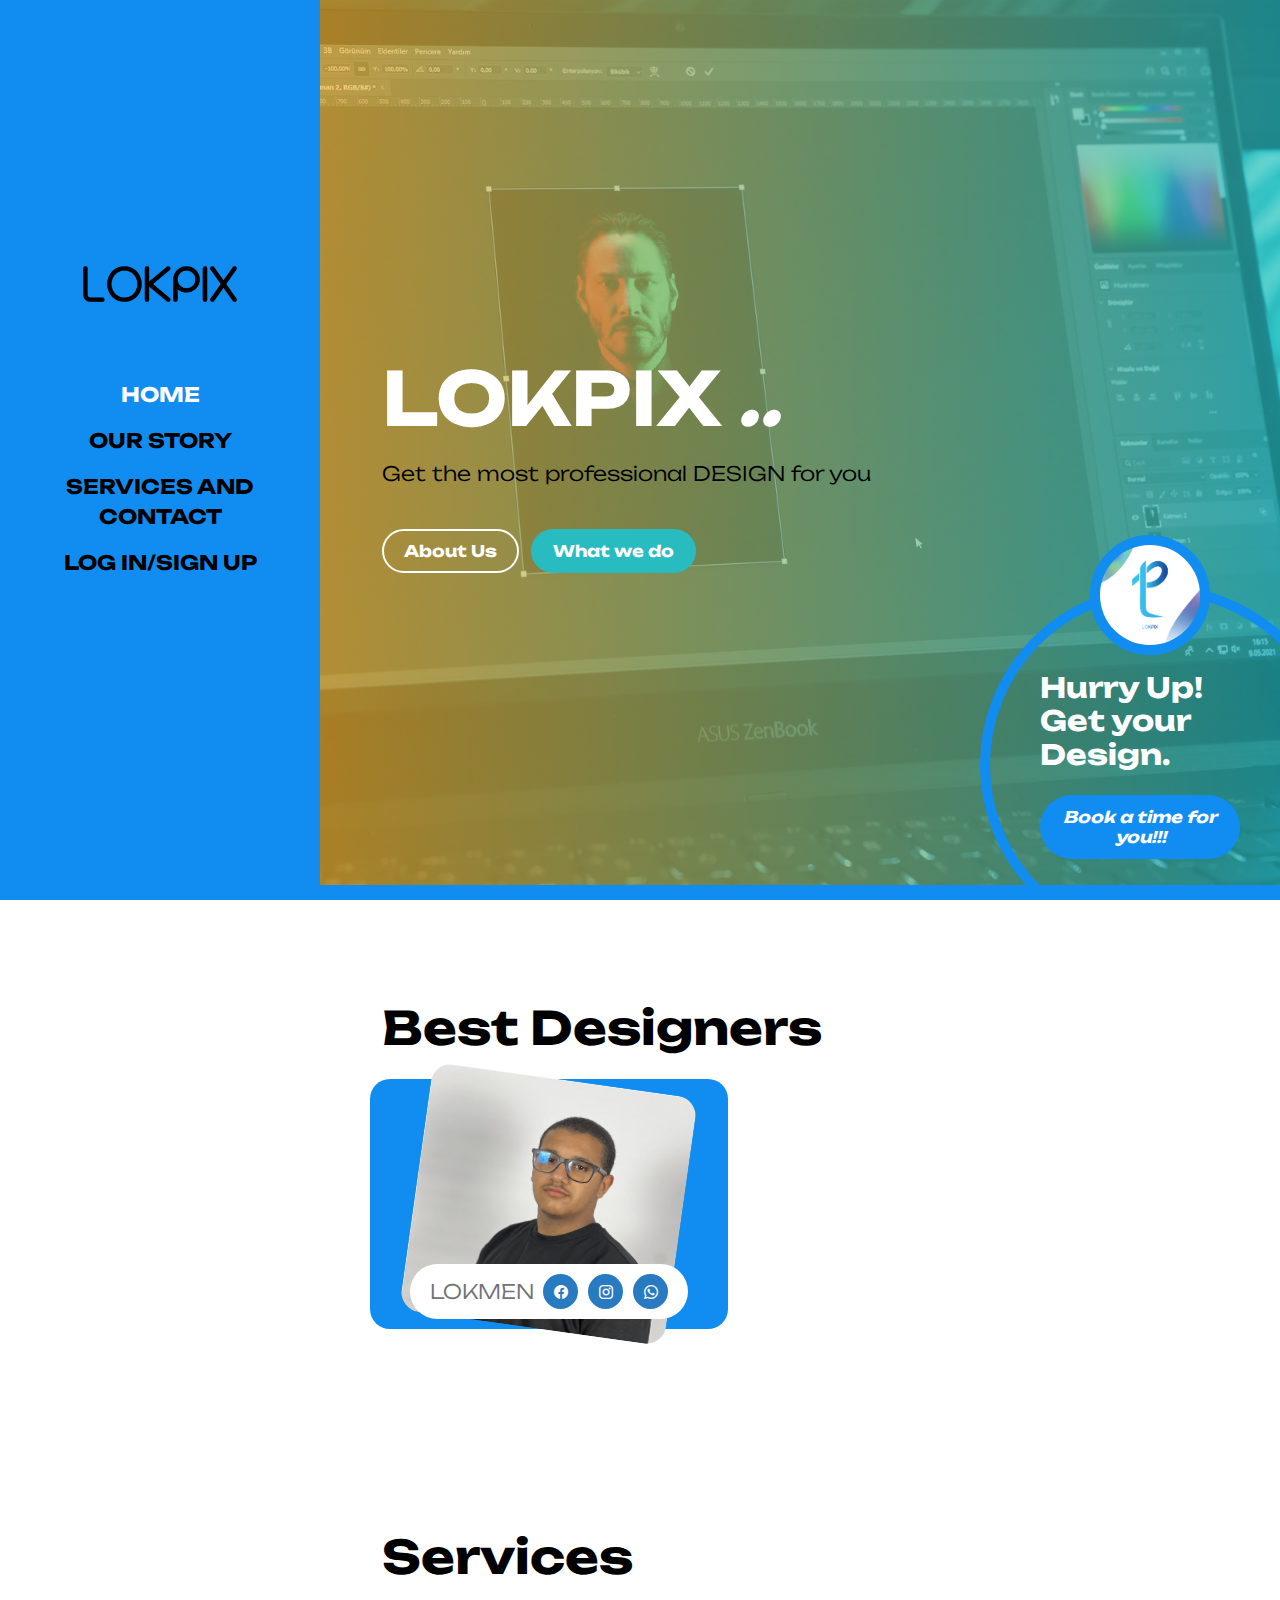
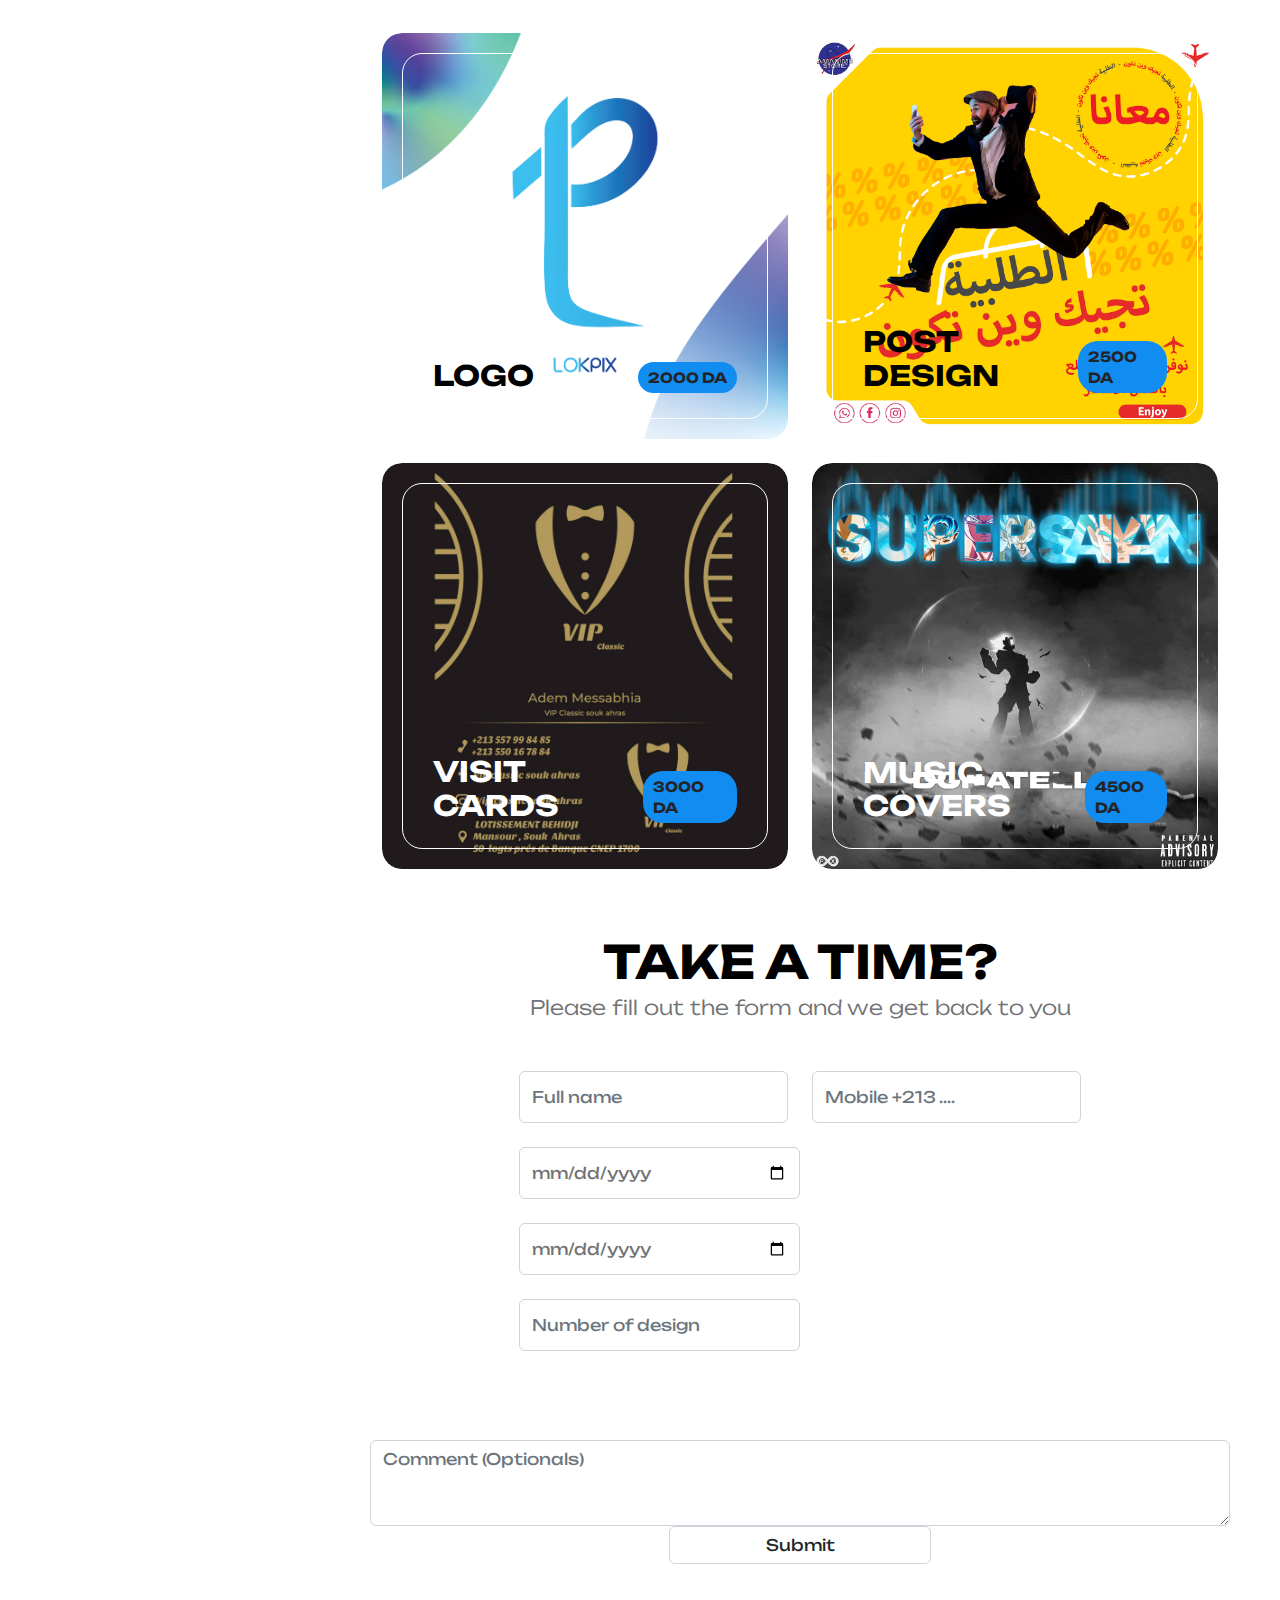
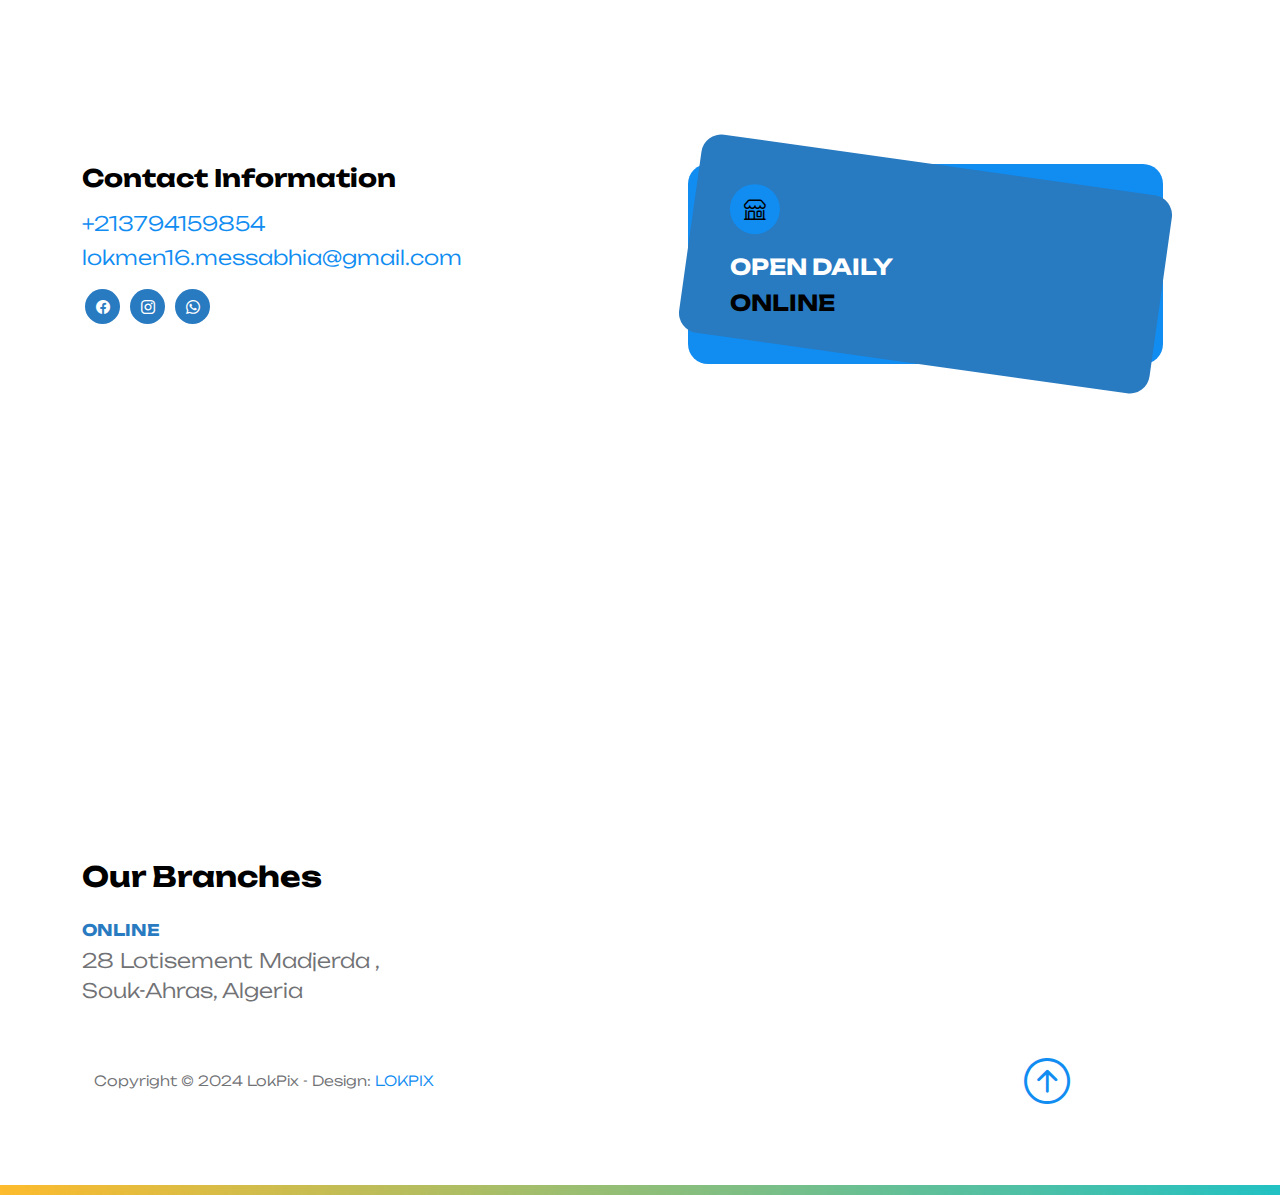
<file: index.html>
<!doctype html>
<html lang="en">
    <head>
        <meta charset="utf-8">
        <meta name="viewport" content="width=device-width, initial-scale=1">

        <meta name="description" content="">
        <meta name="author" content="">

        <title>Lokpix Portfolio</title>

        <!-- CSS FILES -->        
        <link rel="preconnect" href="https://fonts.googleapis.com">
        
        <link rel="preconnect" href="https://fonts.gstatic.com" crossorigin>

        <link href="https://fonts.googleapis.com/css2?family=Unbounded:wght@300;500&display=swap" rel="stylesheet">

        <link href="css/bootstrap.min.css" rel="stylesheet">

        <link href="css/bootstrap-icons.css" rel="stylesheet">
    <link rel="icon" href="LOGO.png" type="image/icon type">
        <link href="css/templatemo-barber-shop.css" rel="stylesheet">

    </head>
    
    <body>

        <div class="container-fluid">
            <div class="row">

                <button class="navbar-toggler d-md-none collapsed" type="button" data-bs-toggle="collapse" data-bs-target="#sidebarMenu" aria-controls="sidebarMenu" aria-expanded="false" aria-label="Toggle navigation">
                    <span class="navbar-toggler-icon"></span>
                </button>

                <nav id="sidebarMenu" class="col-md-4 col-lg-3 d-md-block sidebar collapse p-0">

                    <div class="position-sticky sidebar-sticky d-flex flex-column justify-content-center align-items-center">
                        <a class="navbar-brand" href="index.html">
                            <img src="images/templatemo-barber-logo.png" class="logo-image img-fluid" align="">
                        </a>

                        <ul class="nav flex-column">
                            <li class="nav-item">
                                <a class="nav-link click-scroll" href="#section_1">Home</a>
                            </li>

                            <li class="nav-item">
                                <a class="nav-link click-scroll" href="#section_2">Our Story</a>
                            </li>

                            <li class="nav-item">
                                <a class="nav-link click-scroll" href="#section_3">Services and Contact</a>
                            </li>

                            <li class="nav-item">
                                <a class="nav-link click-scroll" href="login.html">LOG IN/SIGN UP</a>
                            </li>

                        </ul>
                    </div>
                </nav>
                
                <div class="col-md-8 ms-sm-auto col-lg-9 p-0">
                    <section class="hero-section d-flex justify-content-center align-items-center" id="section_1">

                            <div class="container">
                                <div class="row">

                                    <div class="col-lg-8 col-12">
                                        <h1 class="text-white mb-lg-3 mb-4"><strong>LOKPIX <em>..</em></strong></h1>
                                        <p class="text-black">Get the most professional DESIGN for you</p>
                                        <br>
                                        <a class="btn custom-btn custom-border-btn custom-btn-bg-white smoothscroll me-2 mb-2" href="#section_2">About Us</a>

                                        <a class="btn custom-btn smoothscroll mb-2" href="#section_3">What we do</a>
                                    </div>
                                </div>
                            </div>

                            <div class="custom-block d-lg-flex flex-column justify-content-center align-items-center">
                                <img src="images/vintage-chair-barbershop.jpg" class="custom-block-image img-fluid" alt="">

                                <h4><strong class="text-white">Hurry Up! Get your Design.</strong></h4>

                                <a href="#booking-section" class="smoothscroll btn custom-btn custom-btn-italic mt-3">Book a time for you!!!</a>
                            </div>
                    </section>


                    <section class="about-section section-padding" id="section_2">
                        <div class="container">
                            <div class="row">

                                <div class="col-lg-12 col-12 mx-auto">
                                    <h2 class="mb-4">Best Designers</h2>

                                </div>
                                        <div class="col-lg-5 col-12 custom-block-bg-overlay-wrap me-lg-5 mb-5 mb-lg-0">
                                            <img src="images/barber/portrait-male-hairdresser-with-scissors.jpg" class="custom-block-bg-overlay-image img-fluid" alt="">

                                            <div class="team-info d-flex align-items-center flex-wrap">
                                                <p class="mb-0">LOKMEN</p>

                                                <ul class="social-icon ms-auto">
                                                    <li class="social-icon-item">
                                                        <a href="https://web.facebook.com/profile.php?id=100083650481782" class="social-icon-link bi-facebook">
                                                        </a>
                                                    </li>

                                                    <li class="social-icon-item">
                                                        <a href="https://www.instagram.com/lokmen_messabhia/" class="social-icon-link bi-instagram">
                                                        </a>
                                                    </li>

                                                    <li class="social-icon-item">
                                                        <a href="+213794159854" class="social-icon-link bi-whatsapp">
                                                        </a>
                                                    </li>
                                                </ul>
                                            </div>
                                        </div>
                    </section>

                   <!--  <section class="featured-section section-padding">
                        <div class="section-overlay"></div>

                        <div class="container">
                            <div class="row">

                                <div class="col-lg-10 col-12 mx-auto">
                                    <h2 class="mb-3">Get 32% Discount</h2>

                                    <p>on every second week of the month</p>

                                    <strong>Promo Code: LOKPIX</strong>
                                </div>

                            </div>
                        </div>
                    </section>
-->

                    <section class="services-section section-padding" id="section_3">
                        <div class="container">
                            <div class="row">

                                <div class="col-lg-12 col-12">
                                    <h2 class="mb-5">Services</h2>
                                </div>

                                <div class="col-lg-6 col-12 mb-4">
                                    <div class="services-thumb">
                                        <img src="images/services/woman-cutting-hair-man-salon.jpg" class="services-image img-fluid" alt="">

                                        <div class="services-info d-flex align-items-end">
                                            <h4 class="mb-0"> <a style="color:black;">LOGO</a></h4>

                                            <strong class="services-thumb-price">2000 DA</strong>
                                        </div>
                                    </div>
                                </div>

                                <div class="col-lg-6 col-12 mb-4">
                                    <div class="services-thumb">
                                        <img src="images/services/hairdresser-grooming-their-client.jpg" class="services-image img-fluid" alt="">

                                        <div class="services-info d-flex align-items-end">
                                            <h4 class="mb-0"><a style="color:black;">POST DESIGN</a></h4>

                                            <strong class="services-thumb-price">2500 DA</strong>
                                        </div>
                                    </div>
                                </div>

                                <div class="col-lg-6 col-12 mb-4 mb-lg-0">
                                    <div class="services-thumb">
                                        <img src="images/services/hairdresser-grooming-client.jpg" class="services-image img-fluid" alt="">

                                        <div class="services-info d-flex align-items-end">
                                            <h4 class="mb-0">VISIT CARDS</h4>

                                            <strong class="services-thumb-price">3000 DA</strong>
                                        </div>
                                    </div>
                                </div>

                                <div class="col-lg-6 col-12">
                                    <div class="services-thumb">
                                        <img src="images/services/boy-getting-haircut-salon-front-view.jpg" class="services-image img-fluid" alt="">

                                        <div class="services-info d-flex align-items-end">
                                            <h4 class="mb-0">MUSIC COVERS</h4>

                                            <strong class="services-thumb-price">4500 DA</strong>
                                        </div>
                                    </div>
                                </div>

                            </div>
                        </div>
                    

                    <div class="container">
                        <div class="row">

                            <div class="col-lg-10 col-12 mx-auto">
                                <form action="#" method="post" class="custom-form booking-form" id="bb-booking-form" role="form" netlify>
                                
                                    <div class="text-center mb-5">
                                        <h2 class="mb-1">TAKE A TIME? </h2>

                                        <p>Please fill out the form and we get back to you</p>
                                    </div>

                                    <div class="booking-form-body">
                                        <div class="row">
                                        
                                            <div class="col-lg-6 col-12">
                                                <input type="text" name="bb-name" id="Full name" class="form-control" placeholder="Full name" required>
                                            </div>

                                            <div class="col-lg-6 col-12">
                                                <input type="tel" class="form-control" name="phone" placeholder="Mobile +213 ...." required="">
                                            </div>

                                       
                                            </div>
                                            <div class="col-lg-6 col-12">
                                                <input type="date" name="date" id="date" class="form-control" placeholder="Date" required>
                                            </div>
                                             </div>
                                            <div class="col-lg-6 col-12">
                                                <input type="date" name="delvry date" id="date" class="form-control" placeholder="delivery date" required>
                                            </div>

                                            <div class="col-lg-6 col-12">
                                                <input type="number" name="number of design" id="bb-number" class="form-control" placeholder="Number of design" required>
                                            </div>
                                        </div>

                                        <textarea name="message" rows="3" class="form-control" id="bb-message" placeholder="Comment (Optionals)"></textarea>

                                        <div class="col-lg-4 col-md-10 col-8 mx-auto">
                                            <button type="submit" class="form-control">Submit</button>
                                        </div>
                                    </div>
                                </form>
                        </div>
                    </div>
    

            <!--    <section class="contact-section" id="section_5">
                    <div class="section-padding section-bg">
                        <div class="container">
                            <div class="row">   

                                <div class="col-lg-8 col-12 mx-auto">
                                    <h2 class="text-center">Say hello</h2>
                                </div>
                            </div>
                        </div>
                    </div> -->

                    <div class="section-padding">
                        <div class="container">
                            <div class="row">

                                <div class="col-lg-6 col-12">
                                    <h5 class="mb-3"><strong>Contact</strong> Information</h5>

                                    <p class="text-white d-flex mb-1">
                                        <a href="tel: 120-240-3600" class="site-footer-link">
                                            +213794159854 
                                            
                                        </a>
                                    </p>

                                    <p class="text-white d-flex">
                                        <a href="mailto:info@yourgmail.com" class="site-footer-link">
                                            lokmen16.messabhia@gmail.com
                                        </a>
                                    </p>

                                    <ul class="social-icon">
                                        <li class="social-icon-item">
                                            <a href="https://web.facebook.com/profile.php?id=100083650481782" class="social-icon-link bi-facebook">
                                            </a>
                                        </li>
            
                                        <li class="social-icon-item">
                                            <a href="https://www.instagram.com/lokmen_messabhia/" class="social-icon-link bi-instagram">
                                            </a>
                                        </li>

                                        <li class="social-icon-item">
                                            <a href="+213794159854" class="social-icon-link bi-whatsapp">
                                            </a>
                                        </li>
                                    </ul>
                                </div>

                                <div class="col-lg-5 col-12 contact-block-wrap mt-5 mt-lg-0 pt-4 pt-lg-0 mx-auto">
                                    <div class="contact-block">
                                        <h6 class="mb-0">
                                            <i class="custom-icon bi-shop me-3"></i>

                                            <strong>Open Daily</strong>

                                            <span class="ms-auto">ONLINE</span>
                                        </h6>
                                    </div>
                                </div>

                                <div class="col-lg-12 col-12 mx-auto mt-5 pt-5">
                                  
                                    <div style="max-width:100%;list-style:none; transition: none;overflow:hidden;width:900px;height:300px;"><div id="my-map-display" style="height:100%; width:100%;max-width:100%;"><iframe style="height:100%;width:100%;border:0;" frameborder="0" src="https://www.google.com/maps/embed/v1/place?q=LokPix,+Souk+Ahras,+Algeria&key=AIzaSyBFw0Qbyq9zTFTd-tUY6dZWTgaQzuU17R8"></iframe></div><a class="google-maps-html" id="get-data-for-map"></a><style>#my-map-display .text-marker{}.map-generator{max-width: 100%; max-height: 100%; background: none;</style></div>
                                </div>

                            </div>
                        </div>
                    </div>
                </section>

                <footer class="site-footer">
                    <div class="container">
                        <div class="row">

                            <div class="col-lg-12 col-12">
                                <h4 class="site-footer-title mb-4">Our Branches</h4>
                            </div>

                            <div class="col-lg-4 col-md-6 col-11">
                                <div class="site-footer-thumb">
                                    <strong class="mb-1">ONLINE</strong>

                                    <p>28 Lotisement Madjerda , Souk-Ahras, Algeria</p>
                                </div>
                            </div>

                    
                    <div class="site-footer-bottom">
                        <div class="container">
                            <div class="row align-items-center">

                                <div class="col-lg-8 col-12 mt-4">
                                    <p class="copyright-text mb-0">Copyright © 2024 LokPix 
                                    - Design: <a href="https://www.instagram.com/lok_pix/" rel="nofollow" target="_blank">LOKPIX</a></p>
                                </div>

                                <div class="col-lg-2 col-md-3 col-3 mt-lg-4 ms-auto">
                                    <a href="#section_1" class="back-top-icon smoothscroll" title="Back Top">
                                        <i class="bi-arrow-up-circle"></i>
                                    </a>
                                </div>

                            </div>
                        </div>
                    </div>
                </footer>
            </div>

        <!-- JAVASCRIPT FILES -->
        <script src="js/jquery.min.js"></script>
        <script src="js/bootstrap.min.js"></script>
        <script src="js/click-scroll.js"></script>
        <script src="js/custom.js"></script>

    </body>
</html>
</file>
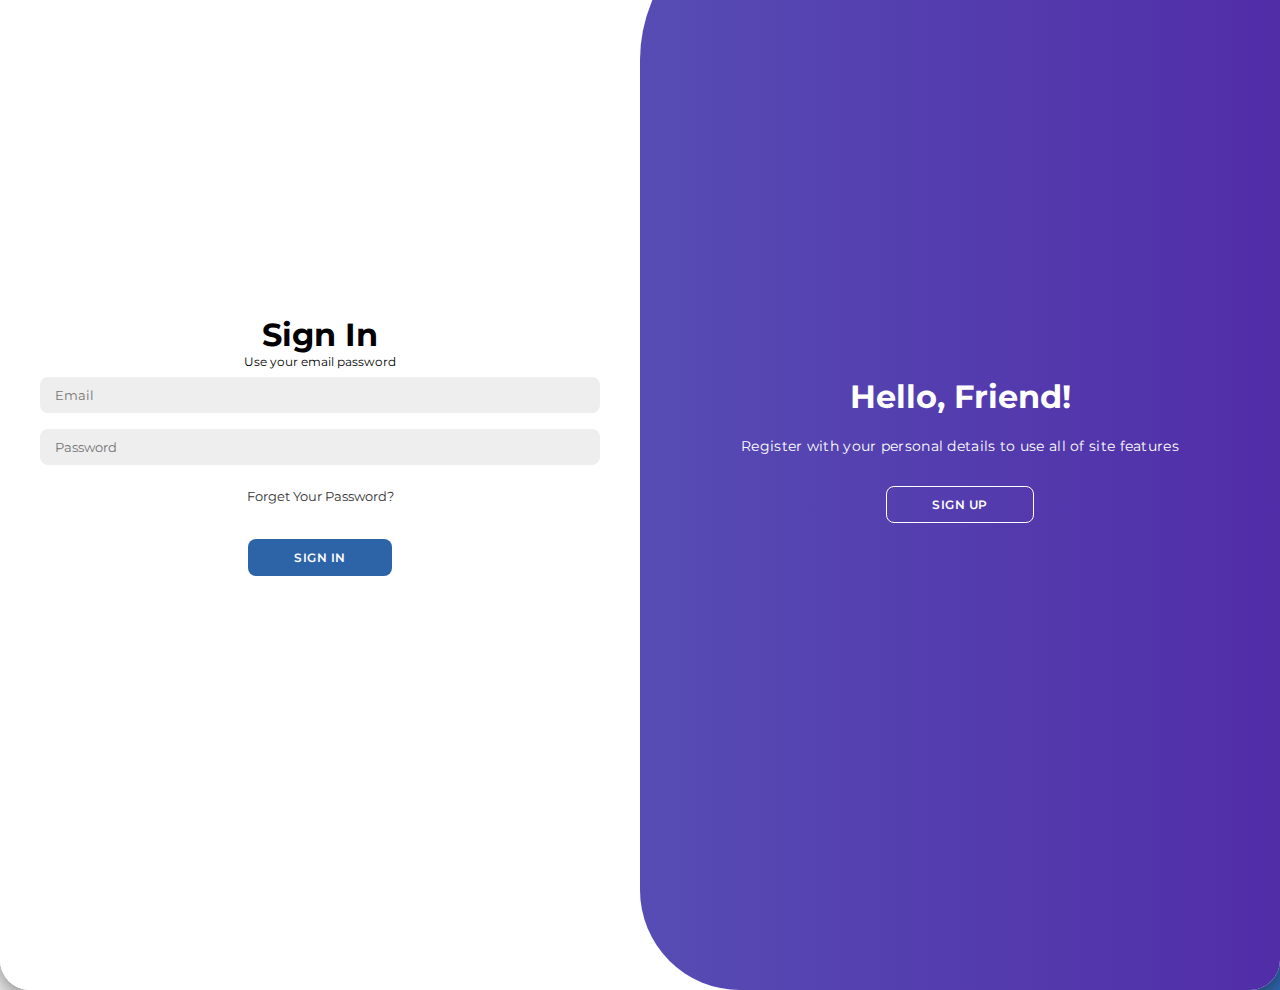
<file: login.html>
<!DOCTYPE html>
<html lang="en">

<head>
    <meta charset="UTF-8">
    <meta name="viewport" content="width=device-width, initial-scale=1.0">
    <link rel="stylesheet" href="https://cdnjs.cloudflare.com/ajax/libs/font-awesome/6.4.2/css/all.min.css">
    <link rel="stylesheet" href="style1.css">
    <title>RAGE TEAM - LOGIN</title>
</head>

<body>

    <div class="container" id="container">
        <div class="form-container sign-up">
            <form>

                <h1>Create Account</h1>
            <!--    <div class="social-icons">
                    <a href="#" class="icon"><i class="fa-brands fa-google-plus-g"></i></a>
                    <a href="#" class="icon"><i class="fa-brands fa-facebook-f"></i></a>
                    <a href="#" class="icon"><i class="fa-brands fa-github"></i></a>
                    <a href="#" class="icon"><i class="fa-brands fa-linkedin-in"></i></a>
                </div>-->
                <span>Use your email for registeration</span>
                <input type="text" placeholder="Name" required>
                <input type="email" placeholder="Email" required>
                <input type="email" placeholder="Cofirm Email" required>
                <input type="password" placeholder="Password" required >
                <input type="password" placeholder="Confirm Password" required>
                <button>Sign Up</button>
            </form>
        </div>

        <div class="form-container sign-in">
            <form>
                <h1>Sign In</h1>
             <!--   <div class="social-icons">
                    <a href="#" class="icon"><i class="fa-brands fa-google-plus-g"></i></a>
                    <a href="#" class="icon"><i class="fa-brands fa-facebook-f"></i></a>
                    <a href="#" class="icon"><i class="fa-brands fa-github"></i></a>
                    <a href="#" class="icon"><i class="fa-brands fa-linkedin-in"></i></a>
                </div>-->
                <span>Use your email password</span>
                <input type="email" placeholder="Email" required>
                <input type="password" placeholder="Password" required>
                <a href="#">Forget Your Password?</a>
                <a href="index.html"><button>Sign In</button></a>
            </form>
        </div>
        <div class="toggle-container">
            <div class="toggle">
                <div class="toggle-panel toggle-left">
                    <h1>Welcome Back!</h1>
                    <p>Enter your personal details to use all of site features</p>
                    <button class="hidden" id="login">Sign In</button>
                </div>
                <div class="toggle-panel toggle-right">
                    <h1>Hello, Friend!</h1>
                    <p>Register with your personal details to use all of site features</p>
                    <button class="hidden" id="register">Sign Up</button>
                </div>
            </div>
        </div>
    </div>

    <script src="script1.js"></script>
</body>

</html>
</file>
<file: css/templatemo-barber-shop.css>
/*

TemplateMo 585 Barber Shop

https://templatemo.com/tm-585-barber-shop

*/


/*---------------------------------------
  CUSTOM PROPERTIES ( VARIABLES )             
-----------------------------------------*/
:root {
  --white-color:                  #ffffff;
  --primary-color:                #118df2;
  --secondary-color:              #287ac1;
  --section-bg-color:             #f0f8ff;
  --custom-btn-bg-color:          #28bcc1;
  --custom-btn-bg-hover-color:    #2db1fd;
  --dark-color:                   #000000;
  --p-color:                      #717275;
  --border-color:                 #7fffd4;
  --link-hover-color:             #B22727;

  --body-font-family:             'Unbounded', cursive;

  --h1-font-size:                 74px;
  --h2-font-size:                 46px;
  --h3-font-size:                 32px;
  --h4-font-size:                 28px;
  --h5-font-size:                 24px;
  --h6-font-size:                 22px;
  --p-font-size:                  20px;
  --btn-font-size:                16px;
  --copyright-font-size:          14px;

  --border-radius-large:          100px;
  --border-radius-medium:         20px;
  --border-radius-small:          10px;

  --font-weight-thin:             200;
  --font-weight-light:            300;
  --font-weight-normal:           400;
  --font-weight-bold:             700;
}

body {
  background-color: var(--white-color);
  font-family: var(--body-font-family); 
}


/*---------------------------------------
  TYPOGRAPHY               
-----------------------------------------*/

h2,
h3,
h4,
h5,
h6 {
  color: var(--dark-color);
}

h1,
h2,
h3,
h4,
h5,
h6 {
  font-weight: var(--font-weight-bold);
}

h1 {
  font-size: var(--h1-font-size);
}

h2 {
  font-size: var(--h2-font-size);
}

h3 {
  font-size: var(--h3-font-size);
}

h4 {
  font-size: var(--h4-font-size);
}

h5 {
  font-size: var(--h5-font-size);
}

h6 {
  font-size: var(--h6-font-size);
}

p {
  color: var(--p-color);
  font-size: var(--p-font-size);
  font-weight: var(--font-weight-light);
}

ul li {
  color: var(--p-color);
  font-size: var(--p-font-size);
  font-weight: var(--font-weight-light);
}

a, 
button {
  touch-action: manipulation;
  transition: all 0.3s;
}

a {
  display: inline-block;
  color: var(--primary-color);
  text-decoration: none;
}

a:hover {
  color: var(--link-hover-color);
}

b,
strong {
  font-weight: var(--font-weight-bold);
}


/*---------------------------------------
  SECTION               
-----------------------------------------*/
.section-padding {
  padding: 100px 50px;
}

.section-bg {
  background-color: var(--section-bg-color);
}

.section-overlay {
  background-color: var(--dark-color);
  position: absolute;
  top: 0;
  left: 0;
  pointer-events: none;
  width: 100%;
  height: 100%;
  opacity: 0.45;
}

.section-overlay + .container {
  position: relative;
}

.back-top-icon {
  font-size: var(--h2-font-size);
}


/*---------------------------------------
  CUSTOM BLOCK BACKGROUND OVERLAY               
-----------------------------------------*/
.custom-block-bg-overlay-wrap {
  background: var(--primary-color);
  border-radius: var(--border-radius-medium);
  transition: all 0.3s ease;
}

.custom-block-bg-overlay-wrap:hover {
  background: linear-gradient(90deg, #004ccf 0%, #064ccf 100%);
  transform: scale(1.05);
}

.custom-block-bg-overlay-image {
  border-radius: var(--border-radius-medium);
  display: block;
  margin: auto;
  height: 100%;
  object-fit: cover;
  transform: rotate(8deg);
}

.custom-block-bg-overlay-wrap:hover .team-info {
  bottom: 10px;
}


/*---------------------------------------
  CUSTOM BUTTON               
-----------------------------------------*/
.custom-btn {
  background: var(--custom-btn-bg-color);
  border: 2px solid transparent;
  border-radius: var(--border-radius-large);
  color: var(--white-color);
  font-size: var(--btn-font-size);
  font-weight: var(--font-weight-bold);
  line-height: normal;
  transition: all 0.3s;
  padding: 10px 20px;
}

.custom-btn:hover {
  background: var(--custom-btn-bg-hover-color);
  color: var(--white-color);
}

.custom-border-btn {
  background: transparent;
  border: 2px solid var(--custom-btn-bg-color);
  color: var(--custom-btn-bg-color);
}

.custom-btn-bg-white {
  border-color: var(--white-color);
  color: var(--white-color);
}

.custom-btn-italic {
  font-style: italic;
}


/*---------------------------------------
  NAVIGATION              
-----------------------------------------*/
.sidebar {
  background: var(--primary-color);
  background-repeat: no-repeat;
  background-size: cover;
  background-position: center;
  position: fixed;
  top: 0;
  bottom: 0;
  left: 0;
  z-index: 100;
  padding: 50px 0 0;
}

.sidebar-sticky {
  height: calc(100vh - 48px);
  overflow-x: hidden;
  overflow-y: auto;
  text-align: center;
  position: relative;
}

.navbar {
  background: transparent;
  z-index: 9;
}

.logo-image {
  width: 154px;
  height: auto;
  margin-bottom: 70px;
}

#sidebarMenu .nav-link {
  color: var(--dark-color);
  font-size: var(--p-font-size);
  font-weight: var(--font-weight-bold);
  text-transform: uppercase;
  position: relative;
}

#sidebarMenu .nav-link.active, 
#sidebarMenu .nav-link:hover {
  color: var(--white-color);
}

.navbar-toggler {
  background: var(--primary-color);
  border-radius: var(--border-radius-large);
  position: fixed;
  top: 0;
  bottom: 0;
  right: 0;
  z-index: 222;
  border: 0;
  padding: 0;
  cursor: pointer;
  margin: 25px;
  width: 55px;
  height: 55px;
  outline: none;
}

.navbar-toggler:focus {
  outline: none;
  box-shadow: none;
}

.navbar-toggler[aria-expanded="true"] .navbar-toggler-icon {
  background: transparent;
}

.navbar-toggler[aria-expanded="true"] .navbar-toggler-icon:before,
.navbar-toggler[aria-expanded="true"] .navbar-toggler-icon:after {
  transition: top 300ms 50ms ease, -webkit-transform 300ms 350ms ease;
  transition: top 300ms 50ms ease, transform 300ms 350ms ease;
  transition: top 300ms 50ms ease, transform 300ms 350ms ease, -webkit-transform 300ms 350ms ease;
  top: 0;
}

.navbar-toggler[aria-expanded="true"] .navbar-toggler-icon:before {
  transform: rotate(45deg);
}

.navbar-toggler[aria-expanded="true"] .navbar-toggler-icon:after {
  transform: rotate(-45deg);
}

.navbar-toggler .navbar-toggler-icon {
  background: var(--white-color);
  transition: background 10ms 300ms ease;
  display: block;
  margin: auto;
  width: 25px;
  height: 2px;
  position: relative;
}

.navbar-toggler .navbar-toggler-icon:before,
.navbar-toggler .navbar-toggler-icon:after {
  transition: top 300ms 350ms ease, -webkit-transform 300ms 50ms ease;
  transition: top 300ms 350ms ease, transform 300ms 50ms ease;
  transition: top 300ms 350ms ease, transform 300ms 50ms ease, -webkit-transform 300ms 50ms ease;
  position: absolute;
  right: 0;
  left: 0;
  background: var(--white-color);
  width: 25px;
  height: 2px;
  content: '';
}

.navbar-toggler .navbar-toggler-icon::before {
  top: -8px;
}

.navbar-toggler .navbar-toggler-icon::after {
  top: 8px;
}


/*---------------------------------------
  HERO        
-----------------------------------------*/
.hero-section {
  background-image: url('../images/client-doing-hair-cut-barber-shop-salon.jpg');
  background-repeat: no-repeat;
  background-attachment: fixed;
  background-size: cover;
  background-position: center;
  position: relative;
  overflow: hidden;
  padding: 50px;
  padding-bottom: 0;
  min-height: 665px;
  border-bottom: 15px solid var(--primary-color);
}

@media screen and (min-width: 991px) {
  .hero-section {
    height: calc(100vh - 0px);
  }
}

.hero-section::after {
  content: "";
  background: linear-gradient(90deg, #FDBB2D 0%, #22C1C3 100%);
  position: absolute;
  top: 0;
  right: 0;
  bottom: 0;
  left: 0;
  opacity: 0.65;
}

.hero-section .container {
  position: relative;
  z-index: 2;
}

.custom-block {
  border: 10px solid var(--primary-color);
  border-radius: 100%;
  position: absolute;
  z-index: 2;
  bottom: -60px;
  right: -60px;
  padding: 50px 90px 50px 50px;
  width: 360px;
  height: 360px;
}

.custom-block .custom-btn {
  background: var(--primary-color);
}

.custom-block .custom-btn:hover {
  background: var(--secondary-color);
}

.custom-block-image {
  border: 10px solid var(--primary-color);
  border-radius: 100%;
  position: absolute;
  top: -60px;
  right: 20px;
  left: 0;
  width: 120px;
  height: 120px;
  margin: auto;
  object-fit: cover;
}


/*---------------------------------------
  ABOUT              
-----------------------------------------*/
.about-section h6 {
  color: var(--secondary-color);
}

.about-section .custom-block-bg-overlay-image {
  width: 80%;
  max-height: 450px;
}

.about-section .custom-block-bg-overlay-wrap {
  position: relative;
}

.team-info {
  background: var(--white-color);
  border-radius: var(--border-radius-large);
  position: absolute;
  bottom: 0;
  right: 0;
  left: 0;
  margin: 10px 40px;
  padding: 10px 17px 10px 20px;
  transition: all 0.3s ease;
}


/*---------------------------------------
  FEATURED               
-----------------------------------------*/
.featured-section {
  background-image: url('../images/barber-customer-giving-high-five.jpg');
  background-repeat: no-repeat;
  background-attachment: fixed;
  background-size: cover;
  position: relative;
  text-align: center;
}

.featured-section h2 {
  color: var(--secondary-color);
}

.featured-section p {
  color: var(--white-color);
}

.featured-section strong {
  background: var(--primary-color);
  border-radius: var(--border-radius-medium);
  display: inline-block;
  margin-top: 10px;
  padding: 10px 20px;
}


/*---------------------------------------
  SERVICES             
-----------------------------------------*/
.services-thumb {
  border-radius: var(--border-radius-medium);
  position: relative;
  overflow: hidden;
}

.services-thumb:hover .services-info {
  border-color: var(--primary-color);
  border-width: 5px;
}

.services-thumb:hover .services-image {
  transform: scale(1.05);
}

.services-image {
  border-radius: var(--border-radius-medium);
  display: block;
  margin: auto;
  transition: all 0.3s;
}

.services-thumb-price {
  background: var(--primary-color);
  border-radius: var(--border-radius-medium);
  font-size: var(--copyright-font-size);
  margin-left: auto;
  padding: 5px 10px;
}

.services-info {
  border-radius: var(--border-radius-medium);
  border: 1px solid var(--white-color);
  position: absolute;
  top: 0;
  bottom: 0;
  right: 0;
  left: 0;
  margin: 20px;
  padding: 25px 30px;
  transition: all 0.3s ease;
}

.services-info h4 {
  color: var(--white-color);
}


/*---------------------------------------
  PRICE LIST             
-----------------------------------------*/
.price-list-section {
  padding-top: 100px;
  padding-bottom: 100px;
}

.price-list-thumb-wrap {
  padding-right: 50px;
}

.price-list-thumb {
  margin-bottom: 10px;
}

.price-list-thumb:last-child {
  margin-bottom: 0;
}

.price-list-thumb h6 strong {
  color: var(--primary-color);
}

.price-list-thumb-divider {
  background: var(--p-color);
  flex: auto;
  height: 2px;
  margin: auto 15px 0;
}

.price-list-section .custom-block-bg-overlay-wrap {
  padding: 0;
}


/*---------------------------------------
  BOOKING               
-----------------------------------------*/
.booking-section {
  background-image: url('../images/vintage-chair-barbershop.jpg');
  background-repeat: no-repeat;
  background-attachment: fixed;
  background-size: cover;
  background-position: center;
}

.booking-form {
  background: var(--white-color);
  border-radius: var(--border-radius-medium);
  padding: 65px;
}


/*---------------------------------------
  CONTACT               
-----------------------------------------*/
.google-map {
  border-radius: var(--border-radius-medium);
  filter: hue-rotate(45deg);
}

.contact-block-wrap {
  background: var(--primary-color);
  border-radius: var(--border-radius-medium);
  padding: 0;
  min-height: 200px;
}

.contact-block {
  background: var(--secondary-color);
  border-radius: var(--border-radius-medium);
  transform: rotate(8deg);
  height: 100%;
  padding: 20px 40px;
}

.contact-block h6 {
  transform: rotate(-8deg);
}

.contact-block .custom-icon {
  background: var(--primary-color);
  border-radius: var(--border-radius-large);
  display: block;
  width: 50px;
  height: 50px;
  line-height: 50px;
  text-align: center;
  position: relative;
}

.contact-block strong {
  display: block;
  color: var(--white-color);
  text-transform: uppercase;
  margin-top: 20px;
  margin-bottom: 10px;
}


/*---------------------------------------
  CUSTOM FORM               
-----------------------------------------*/
.custom-form .form-control {
  color: var(--p-color);
  margin-bottom: 24px;
  padding-top: 13px;
  padding-bottom: 13px;
  outline: none;
  transition: all 0.3s;
}

.custom-form .form-control:hover,
.custom-form .form-control:focus {
  background: var(--section-bg-color);
  border-color: transparent;
}

.custom-form button[type="submit"] {
  background: var(--custom-btn-bg-color);
  border: none;
  border-radius: var(--border-radius-large);
  color: var(--white-color);
  font-size: var(--p-font-size);
  font-weight: var(--font-weight-medium);
  transition: all 0.3s;
  margin-bottom: 0;
}

.custom-form button[type="submit"]:hover,
.custom-form button[type="submit"]:focus {
  background: var(--custom-btn-bg-hover-color);
  border-color: transparent;
}


/*---------------------------------------
  SITE FOOTER              
-----------------------------------------*/
.site-footer {
  position: relative;
  padding: 80px 50px;
  padding-top: 0;
}

.site-footer::after {
  content: "";
  background: linear-gradient(90deg, #FDBB2D 0%, #22C1C3 100%);
  position: absolute;
  right: 0;
  bottom: 0;
  left: 0;
  width: 100%;
  height: 10px;
}

.site-footer-links {
  padding-left: 0;
}

.site-footer-link-item {
  list-style: none;
  display: inline-block;
  margin-right: 15px;
}

.site-footer strong {
  display: block;
  color: var(--secondary-color);
}

.copyright-text {
  font-size: var(--copyright-font-size);
}


/*---------------------------------------
  SOCIAL ICON               
-----------------------------------------*/
.social-icon {
  margin: 0;
  padding: 0;
}

.social-icon-item {
  list-style: none;
  display: inline-block;
  vertical-align: top;
}

.social-icon-link {
  background: var(--secondary-color);
  border-radius: var(--border-radius-large);
  color: var(--white-color);
  font-size: var(--copyright-font-size);
  display: block;
  margin: 0 3px;
  text-align: center;
  width: 35px;
  height: 35px;
  line-height: 36px;
  transition: background 0.2s, color 0.2s;
}

.social-icon-link:hover {
  background: var(--primary-color);
  color: var(--white-color);
}

.social-icon-link span {
  display: block;
}


/*---------------------------------------
  RESPONSIVE STYLES               
-----------------------------------------*/
@media screen and (max-width: 1200px) {
  h1 {
    font-size: 62px;
  }
}

@media screen and (max-width: 991px) {
  h1 {
    font-size: 54px;
  }

  h2 {
    font-size: 36px;
  }

  h3 {
    font-size: 32px;
  }

  h4 {
    font-size: 28px;
  }

  h5 {
    font-size: 20px;
  }

  h6 {
    font-size: 18px;
  }

  .section-padding,
  .hero-section {
    padding: 50px 25px;
  }

  .custom-block {
    display: none;
  }
  
  .navbar {
    background-color: var(--dark-color);
  }

  .navbar-expand-lg .navbar-nav {
    padding-bottom: 30px;
  }

  .navbar-expand-lg .navbar-nav .nav-link {
    padding: 0;
  }

  .booking-form {
    padding: 45px;
  }
}

@media screen and (max-width: 767px) {
  .custom-btn {
    font-size: 14px;
    padding: 10px 20px;
  }
}

@media screen and (max-width: 480px) {
  h1 {
    font-size: 38px;
  }

  h2 {
    font-size: 28px;
  }

  h3 {
    font-size: 26px;
  }

  h4 {
    font-size: 22px;
  }

  h5 {
    font-size: 20px;
  }

  .services-info h4 {
    font-size: 20px;
  }

  .booking-form {
    padding: 35px;
  }
}
</file>
<file: style1.css>
@import url('https://fonts.googleapis.com/css2?family=Montserrat:wght@300;400;500;600;700&display=swap');

*{
    margin: 0;
    padding: 0;
    box-sizing: border-box;
    font-family: 'Montserrat', sans-serif;
}

body{
    background-color: #2d64a8;
    background: linear-gradient(to right, #e2e2e2, #2d64a8);
    display: flex;
    align-items: center;
    justify-content: center;
    flex-direction: column;
    height: 100vh;
}

.container{
    background-color: #fff;
    border-radius: 30px;
    box-shadow: 0 5px 15px rgba(0, 0, 0, 0.35);
    position: relative;
    overflow: hidden;
    width: 1920px;
    max-width: 100%;
    min-height: 1080px;
}

.container p{
    font-size: 14px;
    line-height: 20px;
    letter-spacing: 0.3px;
    margin: 20px 0;
}

.container span{
    font-size: 12px;
}

.container a{
    color: #333;
    font-size: 13px;
    text-decoration: none;
    margin: 15px 0 10px;
}

.container button{
    background-color: #2d64a8;
    color: #fff;
    font-size: 12px;
    padding: 10px 45px;
    border: 1px solid transparent;
    border-radius: 8px;
    font-weight: 600;
    letter-spacing: 0.5px;
    text-transform: uppercase;
    margin-top: 10px;
    cursor: pointer;
}

.container button.hidden{
    background-color: transparent;
    border-color: #fff;
}

.container form{
    background-color: #fff;
    display: flex;
    align-items: center;
    justify-content: center;
    flex-direction: column;
    padding: 0 40px;
    height: 100%;
}

.container input{
    background-color: #eee;
    border: none;
    margin: 8px 0;
    padding: 10px 15px;
    font-size: 13px;
    border-radius: 8px;
    width: 100%;
    outline: none;
}

.form-container{
    position: absolute;
    top: 0;
    height: 100%;
    transition: all 0.6s ease-in-out;
}

.sign-in{
    left: 0;
    width: 50%;
    z-index: 2;
}

.container.active .sign-in{
    transform: translateX(100%);
}

.sign-up{
    left: 0;
    width: 50%;
    opacity: 0;
    z-index: 1;
}

.container.active .sign-up{
    transform: translateX(100%);
    opacity: 1;
    z-index: 5;
    animation: move 0.6s;
}

@keyframes move{
    0%, 49.99%{
        opacity: 0;
        z-index: 1;
    }
    50%, 100%{
        opacity: 1;
        z-index: 5;
    }
}

.social-icons{
    margin: 20px 0;
}

.social-icons a{
    border: 1px solid #ccc;
    border-radius: 20%;
    display: inline-flex;
    justify-content: center;
    align-items: center;
    margin: 0 3px;
    width: 40px;
    height: 40px;
}

.toggle-container{
    position: absolute;
    top: 0;
    left: 50%;
    width: 50%;
    height: 100%;
    overflow: hidden;
    transition: all 0.6s ease-in-out;
    border-radius: 150px 0 0 100px;
    z-index: 1000;
}

.container.active .toggle-container{
    transform: translateX(-100%);
    border-radius: 0 150px 100px 0;
}

.toggle{
    background-color: #512da8;
    height: 100%;
    background: linear-gradient(to right, #5c6bc0, #512da8);
    color: #fff;
    position: relative;
    left: -100%;
    height: 100%;
    width: 200%;
    transform: translateX(0);
    transition: all 0.6s ease-in-out;
}

.container.active .toggle{
    transform: translateX(50%);
}

.toggle-panel{
    position: absolute;
    width: 50%;
    height: 100%;
    display: flex;
    align-items: center;
    justify-content: center;
    flex-direction: column;
    padding: 0 30px;
    text-align: center;
    top: 0;
    transform: translateX(0);
    transition: all 0.6s ease-in-out;
}

.toggle-left{
    transform: translateX(-200%);
}

.container.active .toggle-left{
    transform: translateX(0);
}

.toggle-right{
    right: 0;
    transform: translateX(0);
}

.container.active .toggle-right{
    transform: translateX(200%);
}
</file>
